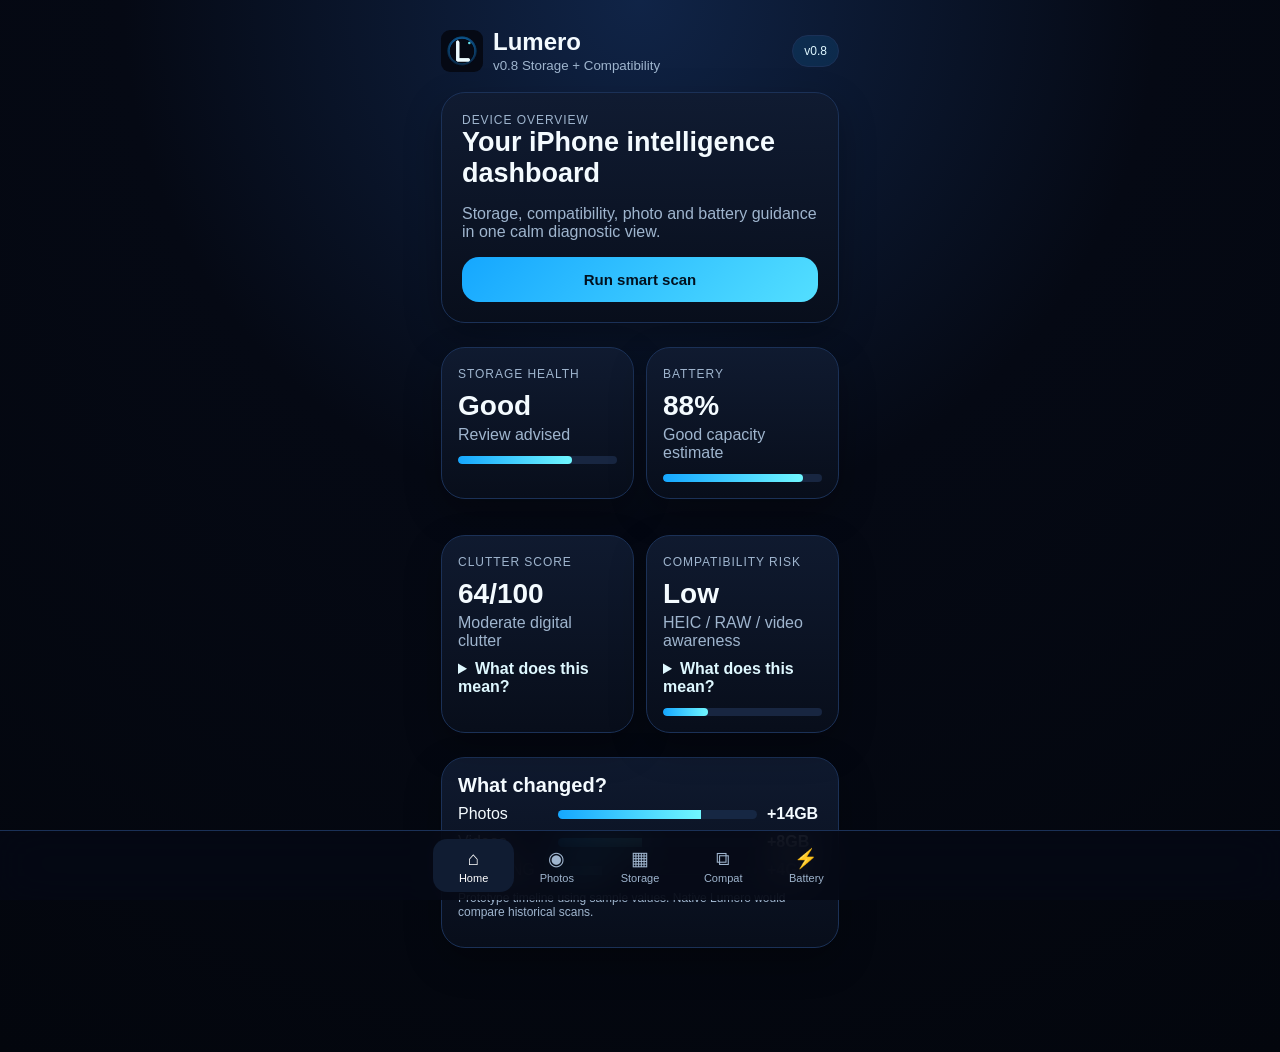
<file: index.html>
<!doctype html>
<html lang="en">
<head>
<meta charset="utf-8">
<meta name="viewport" content="width=device-width,initial-scale=1,viewport-fit=cover">
<title>Lumero v0.8</title>
<link rel="manifest" href="manifest.json">
<link rel="icon" href="assets/lumero-icon.svg">
<link rel="apple-touch-icon" href="assets/lumero-icon.svg">
<meta name="theme-color" content="#07162d">
<style>
:root{--bg:#050914;--panel:#0b1222;--panel2:#101b31;--line:#1b3157;--blue:#15a7ff;--cyan:#70f7ff;--text:#f4fbff;--muted:#9fb5ce;--green:#37e6a5;--amber:#ffd166;--red:#ff6b6b}
*{box-sizing:border-box}body{margin:0;background:radial-gradient(circle at top,#102447 0,#050914 42%,#03060d 100%);font-family:-apple-system,BlinkMacSystemFont,"Segoe UI",Roboto,Arial,sans-serif;color:var(--text);min-height:100vh}
#splash{position:fixed;inset:0;z-index:50;display:flex;align-items:center;justify-content:center;background:#050914;transition:opacity 1.1s ease,visibility 1.1s ease}#splash.hide{opacity:0;visibility:hidden}.splashbox{text-align:center;animation:rise .9s ease}.splashbox img{width:112px;filter:drop-shadow(0 0 28px #15a7ff)}.splashbox h1{font-size:42px;margin:18px 0 6px}.splashbox p{color:var(--muted);margin:0}@keyframes rise{from{transform:translateY(16px);opacity:0}to{transform:translateY(0);opacity:1}}
.app{max-width:430px;margin:0 auto;min-height:100vh;padding:18px 16px 92px}.top{display:flex;align-items:center;justify-content:space-between;margin:10px 0 18px}.brand{display:flex;align-items:center;gap:10px}.brand img{width:42px}.brand h1{font-size:24px;margin:0}.brand small{color:var(--muted)}.pill{border:1px solid var(--line);background:rgba(21,167,255,.12);padding:8px 11px;border-radius:999px;font-size:12px;color:#dff8ff}
.card{background:linear-gradient(180deg,rgba(16,27,49,.94),rgba(8,14,27,.94));border:1px solid var(--line);border-radius:24px;padding:16px;margin:12px 0;box-shadow:0 14px 36px rgba(0,0,0,.28)}.hero{padding:20px}.hero h2{font-size:27px;margin:0 0 6px}.muted{color:var(--muted)}.grid2{display:grid;grid-template-columns:1fr 1fr;gap:12px}.metric{min-height:125px}.metric b{display:block;font-size:28px;margin:8px 0 4px}.label{font-size:12px;color:var(--muted);text-transform:uppercase;letter-spacing:.08em}.bar{height:8px;background:#182641;border-radius:999px;overflow:hidden;margin-top:12px}.bar span{display:block;height:100%;background:linear-gradient(90deg,var(--blue),var(--cyan));border-radius:999px}.btn{width:100%;border:0;border-radius:17px;padding:14px 16px;background:linear-gradient(135deg,var(--blue),#53dfff);color:#02111f;font-weight:800;font-size:15px}.btn.secondary{background:#121f37;color:#eefaff;border:1px solid var(--line)}
.nav{position:fixed;bottom:0;left:0;right:0;background:rgba(5,9,20,.86);backdrop-filter:blur(18px);border-top:1px solid var(--line);display:flex;justify-content:center}.nav-inner{max-width:430px;width:100%;display:grid;grid-template-columns:repeat(5,1fr);gap:2px;padding:8px 8px max(8px,env(safe-area-inset-bottom))}.nav button{background:transparent;color:var(--muted);border:0;border-radius:14px;padding:8px 2px;font-size:11px}.nav button.active{color:#fff;background:#101c32}.nav .ico{display:block;font-size:19px;margin-bottom:2px}.screen{display:none}.screen.active{display:block}
.row{display:flex;justify-content:space-between;gap:12px;align-items:center;border-top:1px solid rgba(255,255,255,.07);padding:12px 0}.row:first-child{border-top:0}.tag{font-size:12px;padding:5px 9px;border-radius:999px;border:1px solid var(--line);color:#cbefff;white-space:nowrap}.risk-low{color:var(--green)}.risk-med{color:var(--amber)}.risk-high{color:var(--red)}details{margin-top:10px}summary{cursor:pointer;color:#dff8ff;font-weight:700}.photo-upload{border:1px dashed #2b568a;border-radius:22px;padding:16px;text-align:center;background:rgba(21,167,255,.06)}input[type=file]{width:100%;margin:12px 0;color:#cdefff}.thumbs{display:grid;grid-template-columns:repeat(3,1fr);gap:8px;margin-top:12px}.thumb{background:#0c1425;border:1px solid var(--line);border-radius:14px;padding:8px;font-size:11px;overflow:hidden}.thumb img{width:100%;height:70px;object-fit:cover;border-radius:10px}.notice{font-size:13px;line-height:1.45;color:#c6d7e8}.scanline{height:3px;background:linear-gradient(90deg,transparent,var(--cyan),transparent);border-radius:10px;animation:scan 1.6s infinite}@keyframes scan{0%{transform:translateX(-100%)}100%{transform:translateX(100%)}}.small{font-size:12px}.kpi{font-size:36px;font-weight:900;letter-spacing:-.04em}.title{font-size:20px;margin:0 0 8px}.subtle{font-size:13px;color:var(--muted);line-height:1.45}.timeline{display:grid;gap:10px}.timeline .item{display:grid;grid-template-columns:90px 1fr 55px;gap:10px;align-items:center}.mini{height:9px;background:#162743;border-radius:999px;overflow:hidden}.mini span{height:100%;display:block;background:linear-gradient(90deg,#15a7ff,#70f7ff)}
</style>
</head>
<body>
<div id="splash"><div class="splashbox"><img src="assets/lumero-icon.svg"><h1>Lumero</h1><p>Understand. Optimise. Preserve.</p></div></div>
<main class="app">
<header class="top"><div class="brand"><img src="assets/lumero-icon.svg"><div><h1>Lumero</h1><small>v0.8 Storage + Compatibility</small></div></div><span class="pill" id="updatePill">v0.8</span></header>

<section id="dashboard" class="screen active">
<div class="card hero"><div class="label">Device overview</div><h2>Your iPhone intelligence dashboard</h2><p class="muted">Storage, compatibility, photo and battery guidance in one calm diagnostic view.</p><button class="btn" onclick="runScan()">Run smart scan</button><div id="scanAnim" style="display:none;margin-top:14px;overflow:hidden"><div class="scanline"></div><p class="small muted">Analysing selected files and dashboard signals…</p></div></div>
<div class="grid2">
<div class="card metric"><span class="label">Storage Health</span><b>Good</b><span class="muted">Review advised</span><div class="bar"><span style="width:72%"></span></div></div>
<div class="card metric"><span class="label">Battery</span><b>88%</b><span class="muted">Good capacity estimate</span><div class="bar"><span style="width:88%"></span></div></div>
<div class="card metric"><span class="label">Clutter Score</span><b>64/100</b><span class="muted">Moderate digital clutter</span><details><summary>What does this mean?</summary><p class="notice">The clutter score estimates recoverable or review-worthy content including screenshots, duplicates, large videos, RAW files, HEIC/compatibility-risk files and unused downloads. A lower score is better.</p></details></div>
<div class="card metric"><span class="label">Compatibility Risk</span><b id="riskScore">Low</b><span class="muted">HEIC / RAW / video awareness</span><details><summary>What does this mean?</summary><p class="notice">This checks whether photo/video/file formats may cause problems when sharing, opening, importing or backing up, especially on Windows or older software.</p></details><div class="bar"><span id="riskBar" style="width:28%"></span></div></div>
</div>
<div class="card"><h3 class="title">What changed?</h3><div class="timeline"><div class="item"><span>Photos</span><div class="mini"><span style="width:72%"></span></div><b>+14GB</b></div><div class="item"><span>Videos</span><div class="mini"><span style="width:42%"></span></div><b>+8GB</b></div><div class="item"><span>RAW/DNG</span><div class="mini"><span style="width:22%"></span></div><b>+4GB</b></div></div><p class="small muted">Prototype timeline using sample values. Native Lumero would compare historical scans.</p></div>
</section>

<section id="photos" class="screen">
<div class="card"><h2 class="title">Photo Intelligence</h2><p class="subtle">Upload sample files to test Lumero’s web prototype. The native app would scan the Photos library directly with permission.</p><div class="photo-upload"><b>Select sample photos/videos/files</b><input id="fileInput" type="file" multiple accept="image/*,video/*,.dng,.heic,.heif,.raw,.cr2,.nef,.arw,.orf,.rw2,.raf" onchange="analyseFiles(this.files)"><span class="small muted">Supports HEIC/HEIF, JPEG, PNG, DNG/RAW, MOV/MP4 where browser allows.</span></div><div id="thumbs" class="thumbs"></div></div>
<div class="card"><h3 class="title">Professional photo checks</h3><div class="row"><div><b>Best image candidate</b><p class="subtle">Ranks selected images by visible sharpness and quality signals.</p></div><span class="tag">Quality</span></div><div class="row"><div><b>Similar image review</b><p class="subtle">Groups visually related images for careful review before deletion.</p></div><span class="tag">Review</span></div><div class="row"><div><b>Soft / blurred image detection</b><p class="subtle">Flags likely camera shake, missed focus or low-detail captures.</p></div><span class="tag">Focus</span></div></div>
</section>

<section id="storage" class="screen">
<div class="card"><h2 class="title">Storage Intelligence</h2><p class="subtle">Lumero explains what is using space and what may be safely reviewed.</p><div class="row"><div><b>Largest consumer</b><p class="subtle">Photos and videos are currently the largest storage category.</p></div><span class="tag">Media</span></div><div class="row"><div><b>Smart recovery</b><p class="subtle">Archive RAW/DNG, review large videos, remove duplicate screenshots and convert compatibility-risk files only when needed.</p></div><span class="tag risk-low">Safe-first</span></div></div>
<div class="card"><h3 class="title">File Type Intelligence</h3><div id="fileBreakdown"><p class="notice">No files selected yet. Use the Photos tab to test file type detection.</p></div></div>
</section>

<section id="compat" class="screen">
<div class="card"><h2 class="title">Compatibility Intelligence</h2><p class="subtle">Clear guidance for HEIC, HEIF, DNG, ProRAW, RAW and HEVC workflows.</p></div>
<div class="card"><h3 class="title">HEIC / HEIF</h3><p class="notice">HEIC is efficient and modern, but can be less compatible with older Windows PCs, legacy editing software and some upload systems. Lumero should not mark it as bad — only as a workflow consideration.</p><div class="row"><div><b>Windows Friendly Mode</b><p class="subtle">For maximum compatibility: Settings › Camera › Formats › Most Compatible.</p></div><span class="tag risk-med">Guidance</span></div></div>
<div class="card"><h3 class="title">RAW / DNG / ProRAW</h3><p class="notice">These files preserve quality but use much more space. Lumero should recommend archiving them to Mac, iCloud or external storage rather than deleting them blindly.</p></div>
<div class="card"><h3 class="title">Compatibility score levels</h3><div class="row"><div><b>Low</b><p class="subtle">No major workflow issue detected.</p></div><span class="tag risk-low">OK</span></div><div class="row"><div><b>Moderate</b><p class="subtle">Review HEIC/RAW/HEVC before sharing or archiving.</p></div><span class="tag risk-med">Review</span></div><div class="row"><div><b>High</b><p class="subtle">Conversion or archive planning recommended.</p></div><span class="tag risk-high">Action</span></div></div>
</section>

<section id="battery" class="screen">
<div class="card"><h2 class="title">Battery Intelligence</h2><div class="kpi">88%</div><p class="subtle">Battery health guidance panel. Exact cycle count is generally not exposed to normal web apps or standard third-party iOS apps.</p></div>
<div class="card"><h3 class="title">Recommended actions</h3><div class="row"><div><b>Enable Optimised Battery Charging</b><p class="subtle">Your iPhone can learn your daily charging routine and delay charging past 80% until you need it. This helps reduce time spent at 100%, which can slow battery ageing.</p><p class="small muted">Go to: Settings › Battery › Charging.</p></div><span class="tag risk-low">Important</span></div><div class="row"><div><b>Avoid unnecessary heat</b><p class="subtle">Heat accelerates battery ageing. Remove thick cases if the phone gets warm while charging.</p></div><span class="tag">Tip</span></div><div class="row"><div><b>Battery cycle count</b><p class="subtle">Lumero explains this limitation. Native iOS access is limited by Apple.</p></div><span class="tag risk-med">Limited</span></div></div>
</section>
</main>

<nav class="nav"><div class="nav-inner">
<button class="active" onclick="go('dashboard',this)"><span class="ico">⌂</span>Home</button>
<button onclick="go('photos',this)"><span class="ico">◉</span>Photos</button>
<button onclick="go('storage',this)"><span class="ico">▦</span>Storage</button>
<button onclick="go('compat',this)"><span class="ico">⧉</span>Compat</button>
<button onclick="go('battery',this)"><span class="ico">⚡</span>Battery</button>
</div></nav>

<script>
let selectedStats={count:0,total:0,types:{}};
window.addEventListener('load',()=>{setTimeout(()=>document.getElementById('splash').classList.add('hide'),1200);if('serviceWorker'in navigator){navigator.serviceWorker.register('./service-worker.js').catch(()=>{});}});
function go(id,btn){document.querySelectorAll('.screen').forEach(s=>s.classList.remove('active'));document.getElementById(id).classList.add('active');document.querySelectorAll('.nav button').forEach(b=>b.classList.remove('active'));btn.classList.add('active');}
function runScan(){let a=document.getElementById('scanAnim');a.style.display='block';setTimeout(()=>a.style.display='none',1800);}
function ext(name){return(name.split('.').pop()||'').toLowerCase();}
function typeLabel(file){let e=ext(file.name),t=file.type||'';if(['heic','heif'].includes(e))return'HEIC/HEIF';if(['dng','raw','cr2','nef','arw','orf','rw2','raf'].includes(e))return'RAW/DNG';if(t.startsWith('video/')||['mov','mp4','m4v','hevc'].includes(e))return'Video/HEVC';if(['jpg','jpeg'].includes(e))return'JPEG';if(['png'].includes(e))return'PNG';if(t.startsWith('image/'))return'Image';return'Other';}
function fmt(bytes){if(!bytes)return'0 MB';const gb=bytes/1024/1024/1024;if(gb>=1)return gb.toFixed(2)+' GB';return(bytes/1024/1024).toFixed(1)+' MB';}
function analyseFiles(files){selectedStats={count:files.length,total:0,types:{}};const thumbs=document.getElementById('thumbs');thumbs.innerHTML='';[...files].forEach(f=>{let label=typeLabel(f);selectedStats.total+=f.size||0;selectedStats.types[label]=(selectedStats.types[label]||0)+(f.size||0);const d=document.createElement('div');d.className='thumb';if(f.type.startsWith('image/')&&!['HEIC/HEIF','RAW/DNG'].includes(label)){const img=document.createElement('img');img.src=URL.createObjectURL(f);d.appendChild(img);}d.innerHTML+=`<b>${label}</b><br><span class="muted">${fmt(f.size)}</span>`;thumbs.appendChild(d);});updateBreakdown();}
function updateBreakdown(){const box=document.getElementById('fileBreakdown');const entries=Object.entries(selectedStats.types);if(!entries.length){box.innerHTML='<p class="notice">No files selected yet. Use the Photos tab to test file type detection.</p>';return;}box.innerHTML=entries.map(([k,b])=>{let risk=(k==='HEIC/HEIF'||k==='RAW/DNG'||k==='Video/HEVC')?'risk-med':'risk-low';let tag=k==='RAW/DNG'?'Storage heavy':k==='HEIC/HEIF'?'Compatibility':k==='Video/HEVC'?'Playback':'OK';return `<div class="row"><div><b>${k}</b><p class="subtle">${fmt(b)} detected in selected sample.</p></div><span class="tag ${risk}">${tag}</span></div>`}).join('');const risky=entries.some(([k])=>['HEIC/HEIF','RAW/DNG','Video/HEVC'].includes(k));document.getElementById('riskScore').textContent=risky?'Moderate':'Low';document.getElementById('riskBar').style.width=risky?'58%':'28%';}
</script>
</body>
</html>
</file>
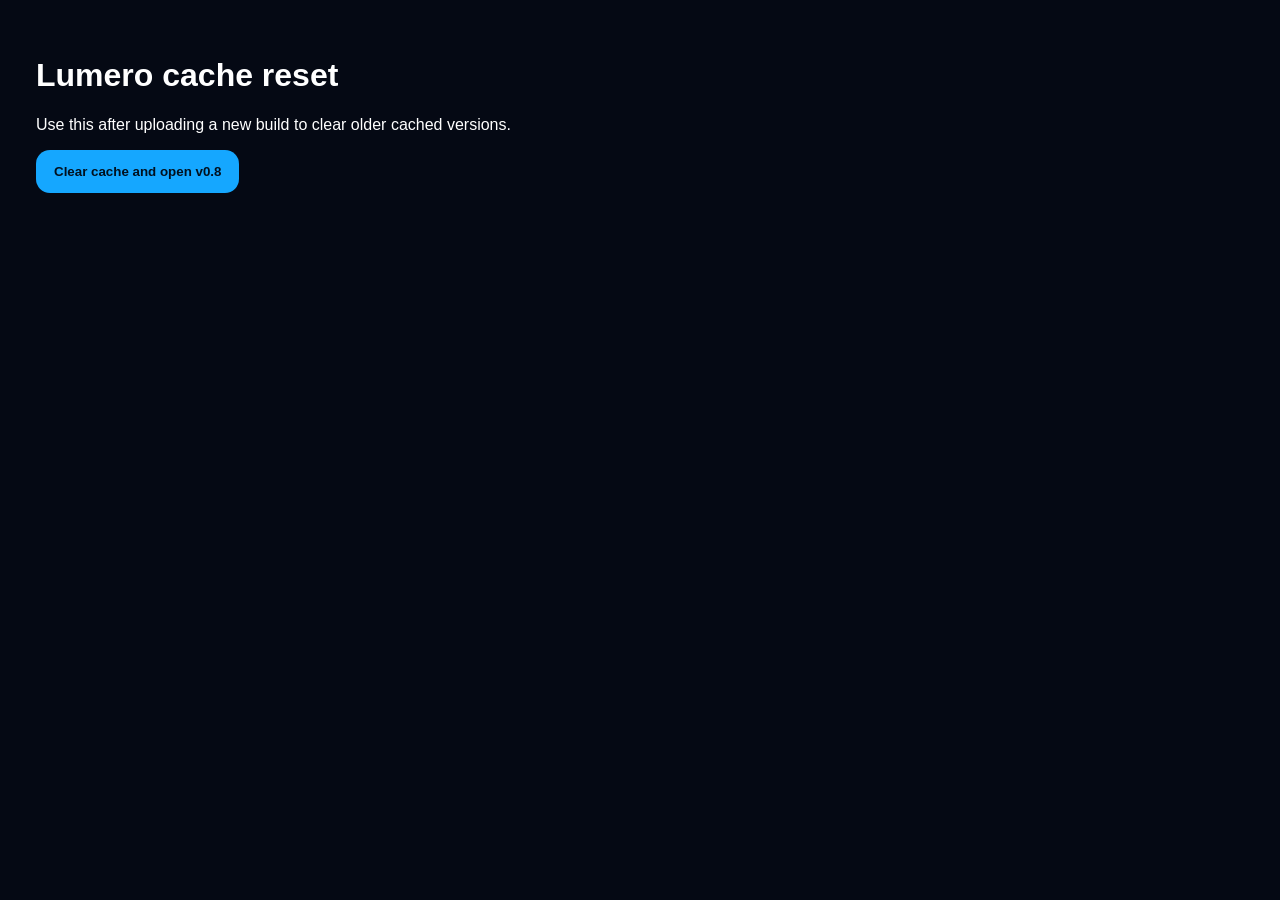
<file: reset.html>
<!doctype html><html><head><meta charset="utf-8"><meta name="viewport" content="width=device-width,initial-scale=1">
<title>Lumero Reset</title><style>body{background:#050914;color:white;font-family:-apple-system,BlinkMacSystemFont,Segoe UI,sans-serif;padding:28px}button{background:#15a7ff;color:#02111f;border:0;border-radius:14px;padding:14px 18px;font-weight:800}</style></head>
<body><h1>Lumero cache reset</h1><p>Use this after uploading a new build to clear older cached versions.</p><button onclick="reset()">Clear cache and open v0.8</button>
<script>
async function reset(){if('serviceWorker' in navigator){const regs=await navigator.serviceWorker.getRegistrations();for(const r of regs){await r.unregister();}} if('caches' in window){const keys=await caches.keys();for(const k of keys){await caches.delete(k);}} location.href='index.html?v=0.8';}
</script></body></html>
</file>
